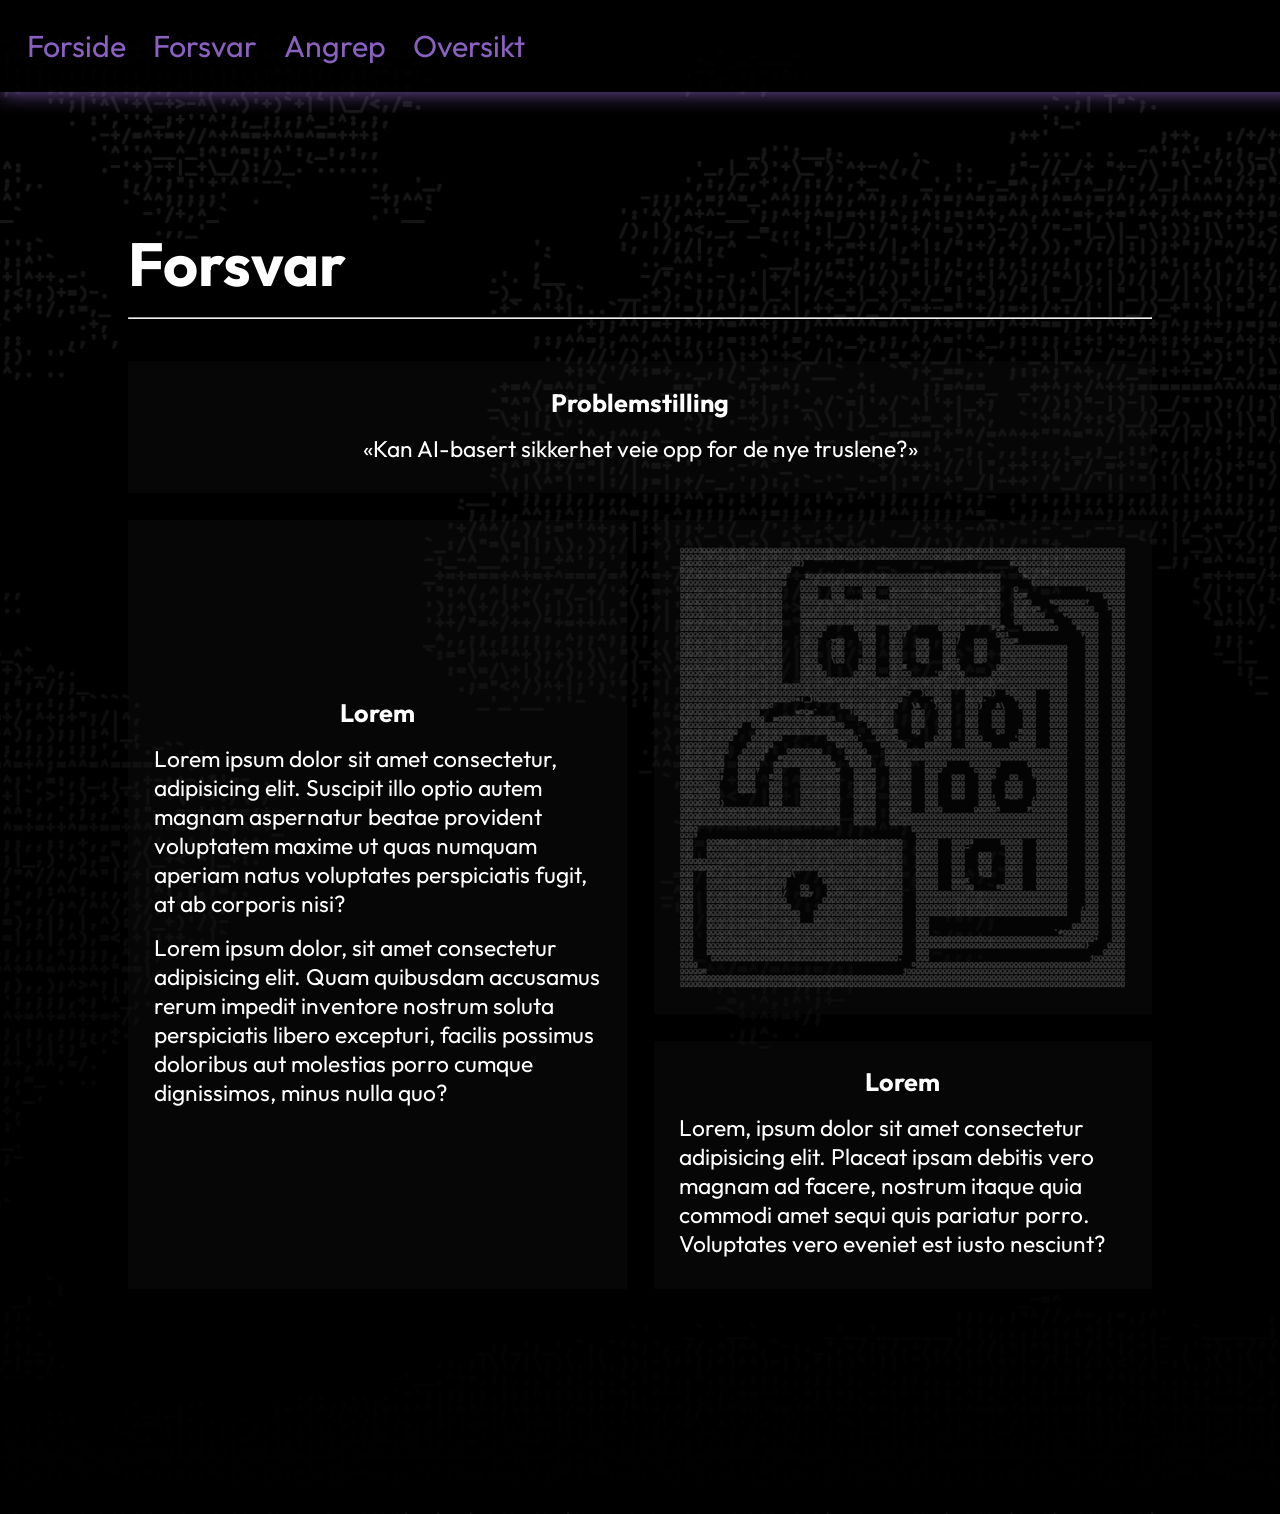
<file: innhold/forsvar.html>
<!DOCTYPE html>
<html lang="nb">
<head>
    <meta charset="UTF-8">
    <meta name="viewport" content="width=device-width, initial-scale=1.0">
    <title>Forsvar</title>
    <link rel="stylesheet" href="../styles/general.css">
    <link rel="stylesheet" href="../styles/innhold.css">
    <link rel="stylesheet" href="../styles/forsvar.css">

    <link rel="preconnect" href="https://fonts.googleapis.com"> 
    <link rel="preconnect" href="https://fonts.gstatic.com" crossorigin>
    <link href="https://fonts.googleapis.com/css2?family=Outfit:wght@100..900&display=swap" rel="stylesheet">
</head>
<body>
    <nav>
        <ol>
            <li>
                <a href="../index.html">Forside</a>
            </li>
            <li>
                <a href="forsvar.html">Forsvar</a>
            </li>
            <li>
                <a href="angrep.html">Angrep</a>
            </li>
            <li>
                <a href="oversikt.html">Oversikt</a>
            </li>
        </ol>
    </nav>
    <main>
        <span id="innledning">
            <h1>Forsvar</h1>
            <hr>
        </span>
        <span class="inndeling" id="problemstilling">
            <h5>Problemstilling</h5>
            <q>Kan AI-basert sikkerhet veie opp for de nye truslene?</q>
        </span>
        <span class="inndeling" id="paragraf">
            <h5>Lorem</h5>
            <p>Lorem ipsum dolor sit amet consectetur, adipisicing elit. Suscipit illo optio autem magnam aspernatur beatae provident voluptatem maxime ut quas numquam aperiam natus voluptates perspiciatis fugit, at ab corporis nisi?</p>
            <p>Lorem ipsum dolor, sit amet consectetur adipisicing elit. Quam quibusdam accusamus rerum impedit inventore nostrum soluta perspiciatis libero excepturi, facilis possimus doloribus aut molestias porro cumque dignissimos, minus nulla quo?</p>
        </span>
        <span class="inndeling">
            <img src="../media/encryption.png" alt="">
        </span>
        
        <span class="inndeling">
            <h5>Lorem</h5>
            <p>Lorem, ipsum dolor sit amet consectetur adipisicing elit. Placeat ipsam debitis vero magnam ad facere, nostrum itaque quia commodi amet sequi quis pariatur porro. Voluptates vero eveniet est iusto nesciunt?</p>
        </span>
    </main>
</body>
</html>
</file>
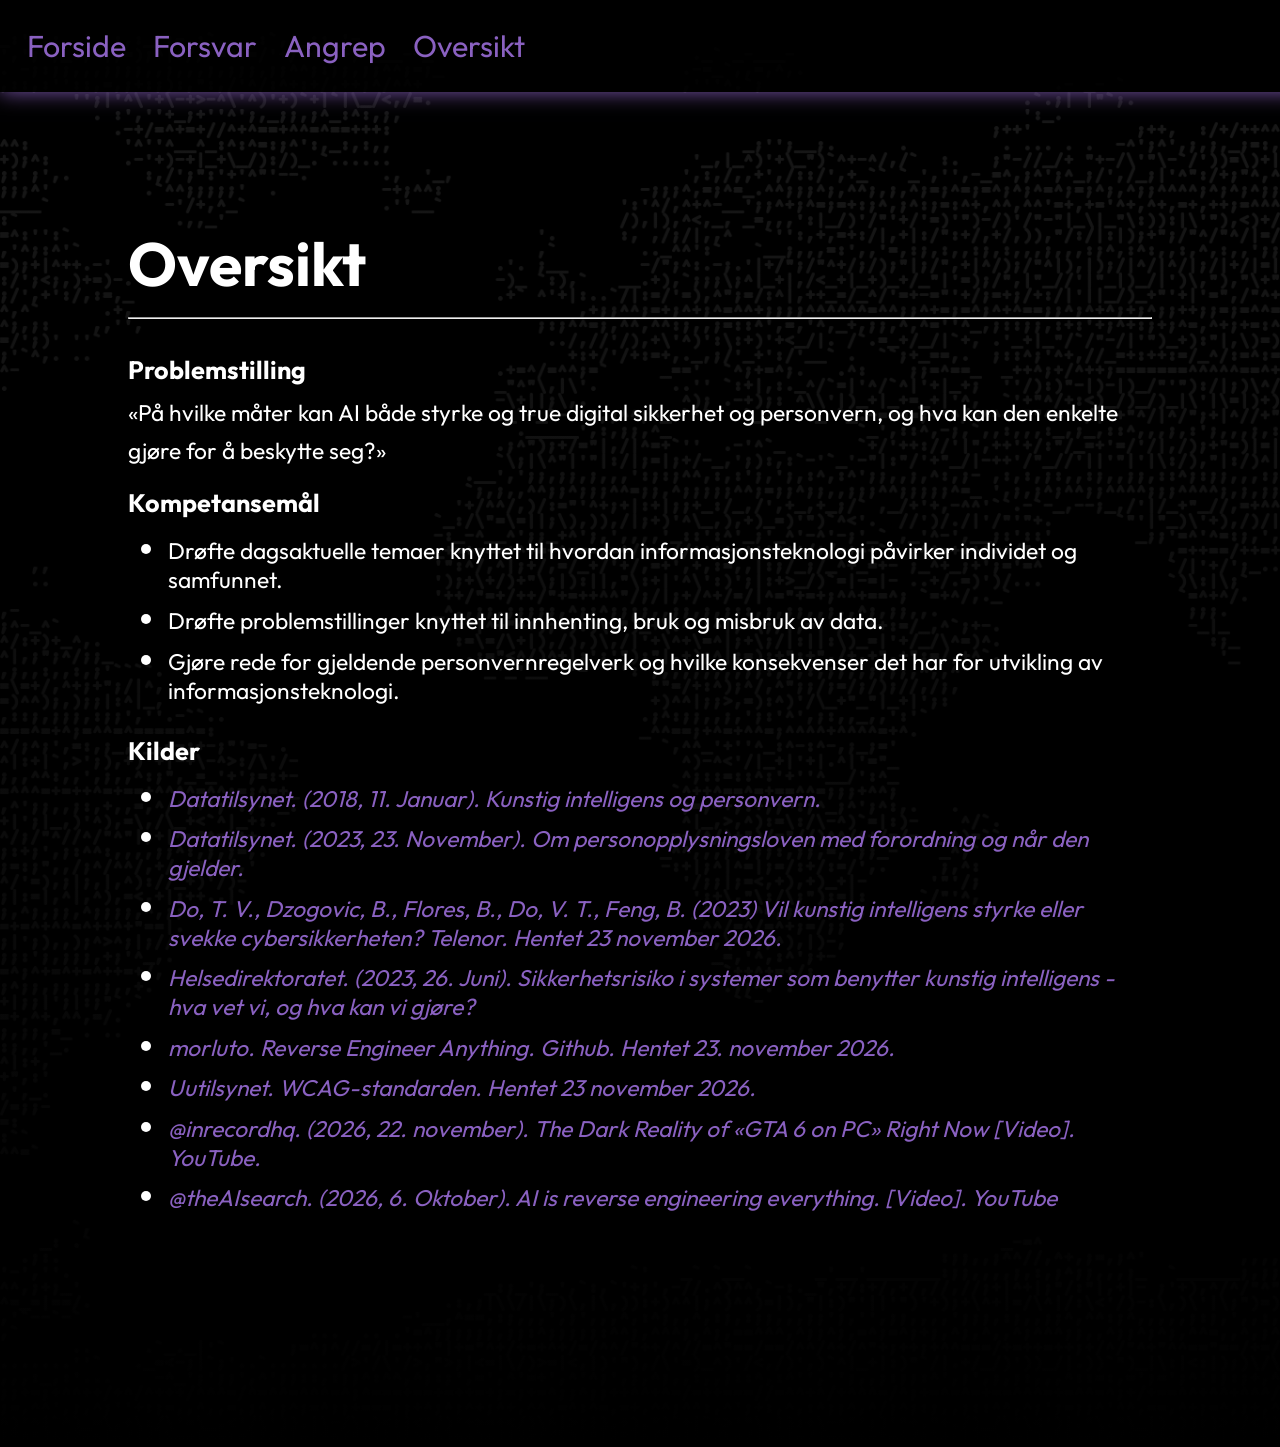
<file: innhold/oversikt.html>
<!DOCTYPE html>
<html lang="nb">
<head>
    <meta charset="UTF-8">
    <meta name="viewport" content="width=device-width, initial-scale=1.0">
    <title>Oversikt</title>
    <link rel="stylesheet" href="../styles/general.css">
    <link rel="stylesheet" href="../styles/innhold.css">

    <link rel="preconnect" href="https://fonts.googleapis.com"> 
    <link rel="preconnect" href="https://fonts.gstatic.com" crossorigin>
    <link href="https://fonts.googleapis.com/css2?family=Outfit:wght@100..900&display=swap" rel="stylesheet">
</head>
<body>
    <nav>
        <ol>
            <li>
                <a href="../index.html">Forside</a>
            </li>
            <li>
                <a href="forsvar.html">Forsvar</a>
            </li>
            <li>
                <a href="angrep.html">Angrep</a>
            </li>
            <li>
                <a href="oversikt.html">Oversikt</a>
            </li>
        </ol>
    </nav>
    <main>
        <span id="innledning">
            <h1>Oversikt</h1>
            <hr>
        </span>
        <span>
            <h5>Problemstilling</h5>
            <q>På hvilke måter kan AI både styrke og true digital sikkerhet og personvern, og hva kan den enkelte gjøre for å beskytte seg?</q>
        </span>
        <span>
            <h5>Kompetansemål</h5>
            <ul>
                <li><p>Drøfte dagsaktuelle temaer knyttet til hvordan informasjonsteknologi påvirker individet og samfunnet.</p></li>
                <li><p>Drøfte problemstillinger knyttet til innhenting, bruk og misbruk av data.</p></li>
                <li><p>Gjøre rede for gjeldende personvernregelverk og hvilke konsekvenser det har for utvikling av informasjonsteknologi.</p></li>
            </ul>
        </span>
        <span>
            <h5>Kilder</h5>
            <ul>
                <li><a class="kilder" href="https://www.datatilsynet.no/regelverk-og-verktoy/rapporter-og-utredninger/kunstig-intelligens/"><p>Datatilsynet. (2018, 11. Januar). Kunstig intelligens og personvern.</p></a></li>
                <li><a class="kilder" href="https://www.datatilsynet.no/regelverk-og-verktoy/lover-og-regler/om-personopplysningsloven-og-nar-den-gjelder/"><p>Datatilsynet. (2023, 23. November). Om personopplysningsloven med forordning og når den gjelder.</p></a></li>
                <li><a class="kilder" href="https://www.telenor.no/om/digital-sikkerhet/2023/kunstig-intelligens/?srsltid=AYCX9vKCZ63En6dLxOo_peG_lwzdDyhH-5LfuHz-efzrDp-pXs-3Q9yW"><p>Do, T. V., Dzogovic, B., Flores, B., Do, V. T., Feng, B. (2023) Vil kunstig intelligens styrke eller svekke cybersikkerheten? Telenor. Hentet 23 november 2026.</p></a></li>
                <li><a class="kilder" href="https://www.helsedirektoratet.no/digitalisering-og-e-helse/normen-personvern-og-informasjonssikkerhet/normen/sikkerhetsrisiko-i-systemer-som-benytter-kunstig-intelligens--hva-vet-vi-og-hva-kan-vi-gjore"><p>Helsedirektoratet. (2023, 26. Juni). Sikkerhetsrisiko i systemer som benytter kunstig intelligens - hva vet vi, og hva kan vi gjøre?</p></a></li>
                <li><a class="kilder" href="https://github.com/morluto/rea"><p>morluto. Reverse Engineer Anything. Github. Hentet 23. november 2026.</p></a></li>
                <li><a class="kilder" href="https://www.uutilsynet.no/wcag-standarden/wcag-standarden/86?f%5B0%5D=t1%3A207"><p>Uutilsynet. WCAG-standarden. Hentet 23 november 2026.</p></a></li>
                <li><a class="kilder" href="https://www.youtube.com/watch?v=lmNwFbZPsuA"><p>@inrecordhq. (2026, 22. november). The Dark Reality of «GTA 6 on PC» Right Now [Video]. YouTube.</p></a></li>
                <li><a class="kilder" href="https://www.youtube.com/watch?v=h5zkzon0gM4"><p>@theAIsearch. (2026, 6. Oktober). AI is reverse engineering everything. [Video]. YouTube</p></a></li>
            </ul>
        </span>
    </main>
</body>
</html>
</file>
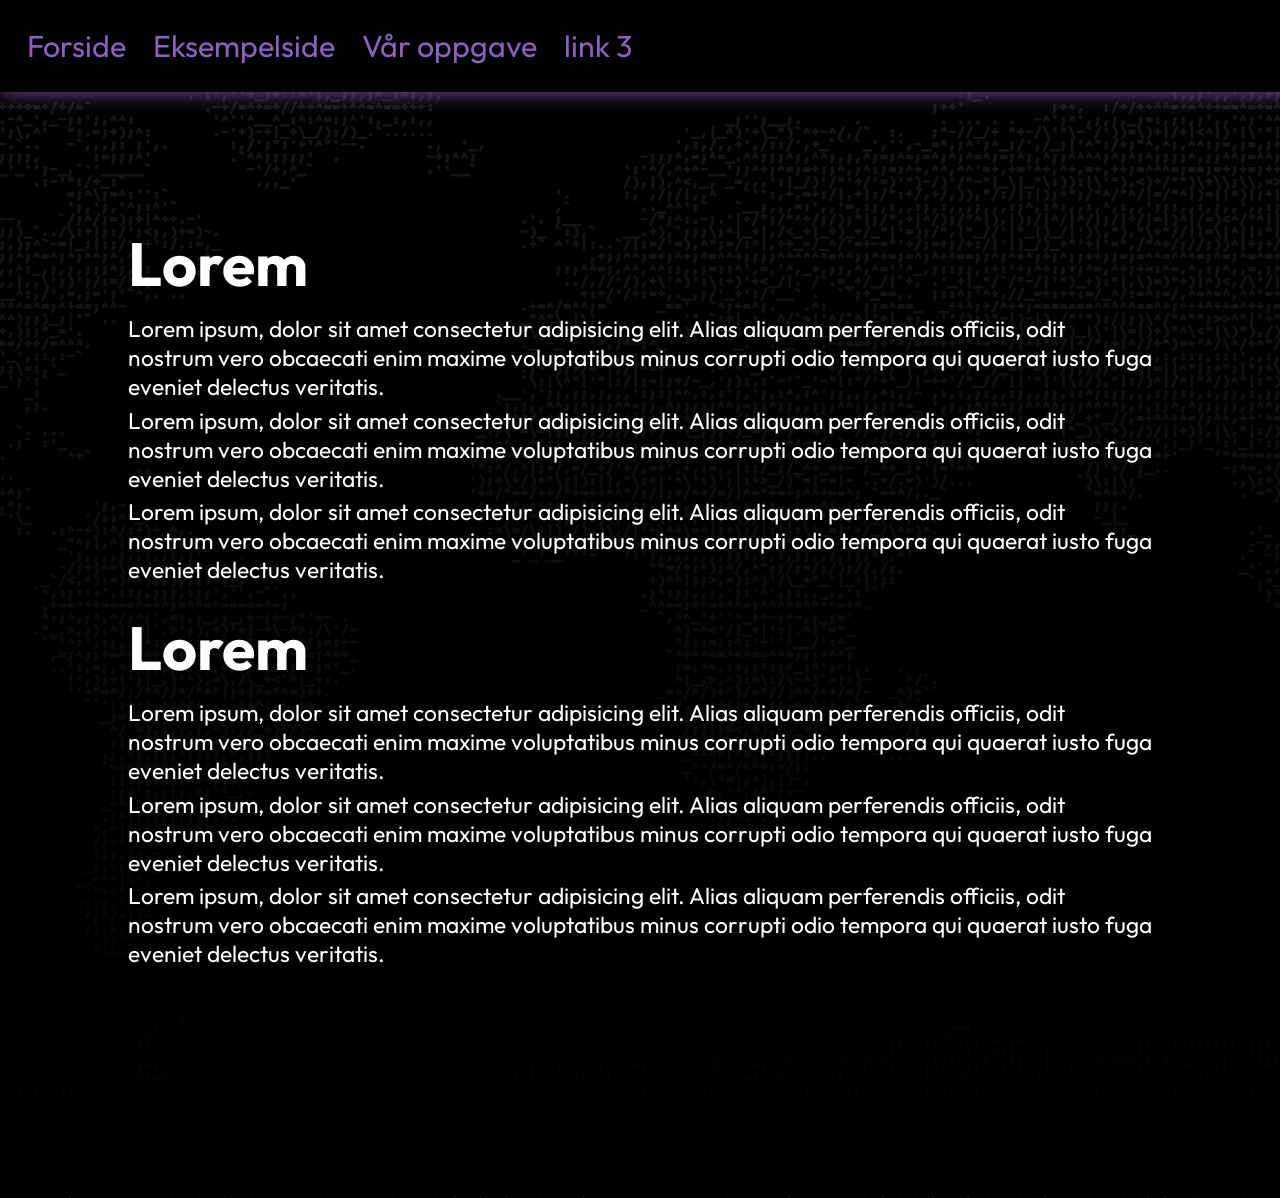
<file: innhold/template.html>
<!DOCTYPE html>
<html lang="nb">
<head>
    <meta charset="UTF-8">
    <meta name="viewport" content="width=device-width, initial-scale=1.0">
    <title>Template</title>
    <link rel="stylesheet" href="../styles/general.css">
    <link rel="stylesheet" href="../styles/innhold.css">

    <link rel="preconnect" href="https://fonts.googleapis.com"> 
    <link rel="preconnect" href="https://fonts.gstatic.com" crossorigin>
    <link href="https://fonts.googleapis.com/css2?family=Outfit:wght@100..900&display=swap" rel="stylesheet">
</head>
<body>
    <nav>
        <ol>
            <li>
                <a href="../index.html">Forside</a>
            </li>
            <li>
                <a href="template.html">Eksempelside</a>
            </li>
            <li>
                <a href="kompetansemål.html">Vår oppgave</a>
            </li>
            <li>
                <a href="">link 3</a>
            </li>
        </ol>
    </nav>
    <main>
        <span>
            <h1>Lorem</h1>
            <p>Lorem ipsum, dolor sit amet consectetur adipisicing elit. Alias aliquam perferendis officiis, odit nostrum vero obcaecati enim maxime voluptatibus minus corrupti odio tempora qui quaerat iusto fuga eveniet delectus veritatis.</p>
            <p>Lorem ipsum, dolor sit amet consectetur adipisicing elit. Alias aliquam perferendis officiis, odit nostrum vero obcaecati enim maxime voluptatibus minus corrupti odio tempora qui quaerat iusto fuga eveniet delectus veritatis.</p>
            <p>Lorem ipsum, dolor sit amet consectetur adipisicing elit. Alias aliquam perferendis officiis, odit nostrum vero obcaecati enim maxime voluptatibus minus corrupti odio tempora qui quaerat iusto fuga eveniet delectus veritatis.</p>
        </span>
        <span>
            <h1>Lorem</h1>
            <p>Lorem ipsum, dolor sit amet consectetur adipisicing elit. Alias aliquam perferendis officiis, odit nostrum vero obcaecati enim maxime voluptatibus minus corrupti odio tempora qui quaerat iusto fuga eveniet delectus veritatis.</p>
            <p>Lorem ipsum, dolor sit amet consectetur adipisicing elit. Alias aliquam perferendis officiis, odit nostrum vero obcaecati enim maxime voluptatibus minus corrupti odio tempora qui quaerat iusto fuga eveniet delectus veritatis.</p>
            <p>Lorem ipsum, dolor sit amet consectetur adipisicing elit. Alias aliquam perferendis officiis, odit nostrum vero obcaecati enim maxime voluptatibus minus corrupti odio tempora qui quaerat iusto fuga eveniet delectus veritatis.</p>
        </span>
    </main>
</body>
</html>
</file>
<file: styles/general.css>
body {
    display: flex;
    flex-direction: column;
    justify-content: center;
    align-items: center;
    min-height: 100vh;
    margin: 0;

    background-image: linear-gradient(rgba(0, 0, 0, 0.9), rgba(0, 0, 0, 1)), url("../media/background.png");
    background-size: cover;
    background-position: center;
    background-repeat: no-repeat;
    color: white;

    font-family: "Outfit", Arial, Helvetica, sans-serif;
    font-size: 1.9rem;
}

main {
    margin: 20vh 0 10vh 0;
    display: grid; /* Bør nok hjelpe i de andre sidene */
    width: 80vw;
    gap: 20px;
}

h1, h2, h3, h4, h5, h6, p, q {
    margin: 0 0 0.2em 0;
}

nav {
    position: fixed;
    top: 0;
    left: 0;
    width: 100%;
    padding: 3vh;
    background-color: rgba(1, 1, 1, 0.9);
    box-shadow: 0 0 20px rgba(138, 97, 193, 0.9);
}

nav ol {
    list-style: none;
    margin: 0;
    padding: 0;

    display: flex;
    gap: 3vh;
}

nav ol li a {
    text-decoration: none;
    color: rgb(138, 97, 193);
}

nav ol li a {
    transition: 0.2s;
}

nav ol li:hover a {
    text-shadow: 0 0 10px rgba(138, 97, 193, 0.9);
}

nav ol li:active a {
    text-shadow: 0 0 10px rgba(255, 255, 255, 0.9);
    color: white;
}

ul {
    margin: 10px 0;
}

#menu ol {
    list-style: none;
    margin: 0;
    padding: 0;
    height: 25vh;

    display: grid; /* For media queries */
    grid-template-columns: repeat(3, 1fr);
}

#menu ol li {
    border: 2px white solid;
    border-right: none;

    background-color: rgba(33, 33, 33, 0.2);
    transition: 0.2s;
}

#menu ol li a {
    text-decoration: none;
    color: white;

    display: grid;
    justify-content: center;
    align-items: center;
    width: 100%;
    height: 100%;    
}

#menu ol li:last-child {
    border-right: 2px white solid;
}

#menu ol li:hover {
    background-color: rgba(138, 97, 193, 0.3);
    box-shadow: 0 0 66px rgba(138, 97, 193, 0.9);
}

#menu ol li:active {
    background-color: white;
    box-shadow: 0 0 66px rgba(255, 255, 255, 0.9);
}

#menu ol li:active a{
    color: black;
}

@media (max-width: 700px), (max-height: 500px) {
    body {
        font-size: 1.5rem;
    }
}

@media (max-width: 500px) { /* litt større enn iphone 16 pro max viewport */
    #menu ol {
        grid-template-columns: 1fr 1fr;
    }

    #menu ol li:last-child {
        grid-column: span 2;
        border-top: none;
    }

    #menu ol li:nth-child(2) {
        border-right: 2px white solid;
    }

    body {
        font-size: 1.3rem;
    }
}

@media (max-width: 450px), (max-height: 400px) {
    body {
        font-size: 1.2rem;
    }
}

@media (max-width: 385px), (max-height: 350px) {
    body {
        font-size: 1rem;
    }

    #menu ol li {
        border: 1px white solid;
        border-right: none;
    }

    #menu ol li:nth-child(2), #menu ol li:last-child {
        border-right: 1px white solid;
    }

}

@media (max-width: 320px), (max-height: 300px) {
    body {
        font-size: 0.75rem;
    }

    nav {
        font-size: 0.75em;
    }

    #menu ol {
        height: 40vh;
    }
}
</file>
<file: styles/innhold.css>
main {
    margin: 25vh 0;
}

p, q {
    font-size: 0.75em;
}

.kilder {
    text-decoration: none;
    font-style: italic;
    color: rgb(138, 97, 193);
    transition: 0.2s;
}

.kilder:hover {
    text-shadow: 0 0 5px rgb(138, 97, 193);
}

.kilder:active {
    color: white;
    text-shadow: 0 0 5px white;
}
</file>
<file: styles/forsvar.css>
main {
    grid-template-columns: 1fr 1fr;
    gap: 3vh;
}

#innledning, #problemstilling {
    grid-column: span 2;
    width: 100%;
}

.inndeling {
    display: flex;
    flex-direction: column;
    justify-content: center;
    align-items: center;
    gap: 10px;

    width: 100%;
    box-sizing: border-box;
    padding: 2vw;
    background-color: rgba(33, 33, 33, 0.2);
}

img {
    width: 100%;
    opacity: 0.2;
}

#paragraf {
    grid-row: span 2;
}
</file>
